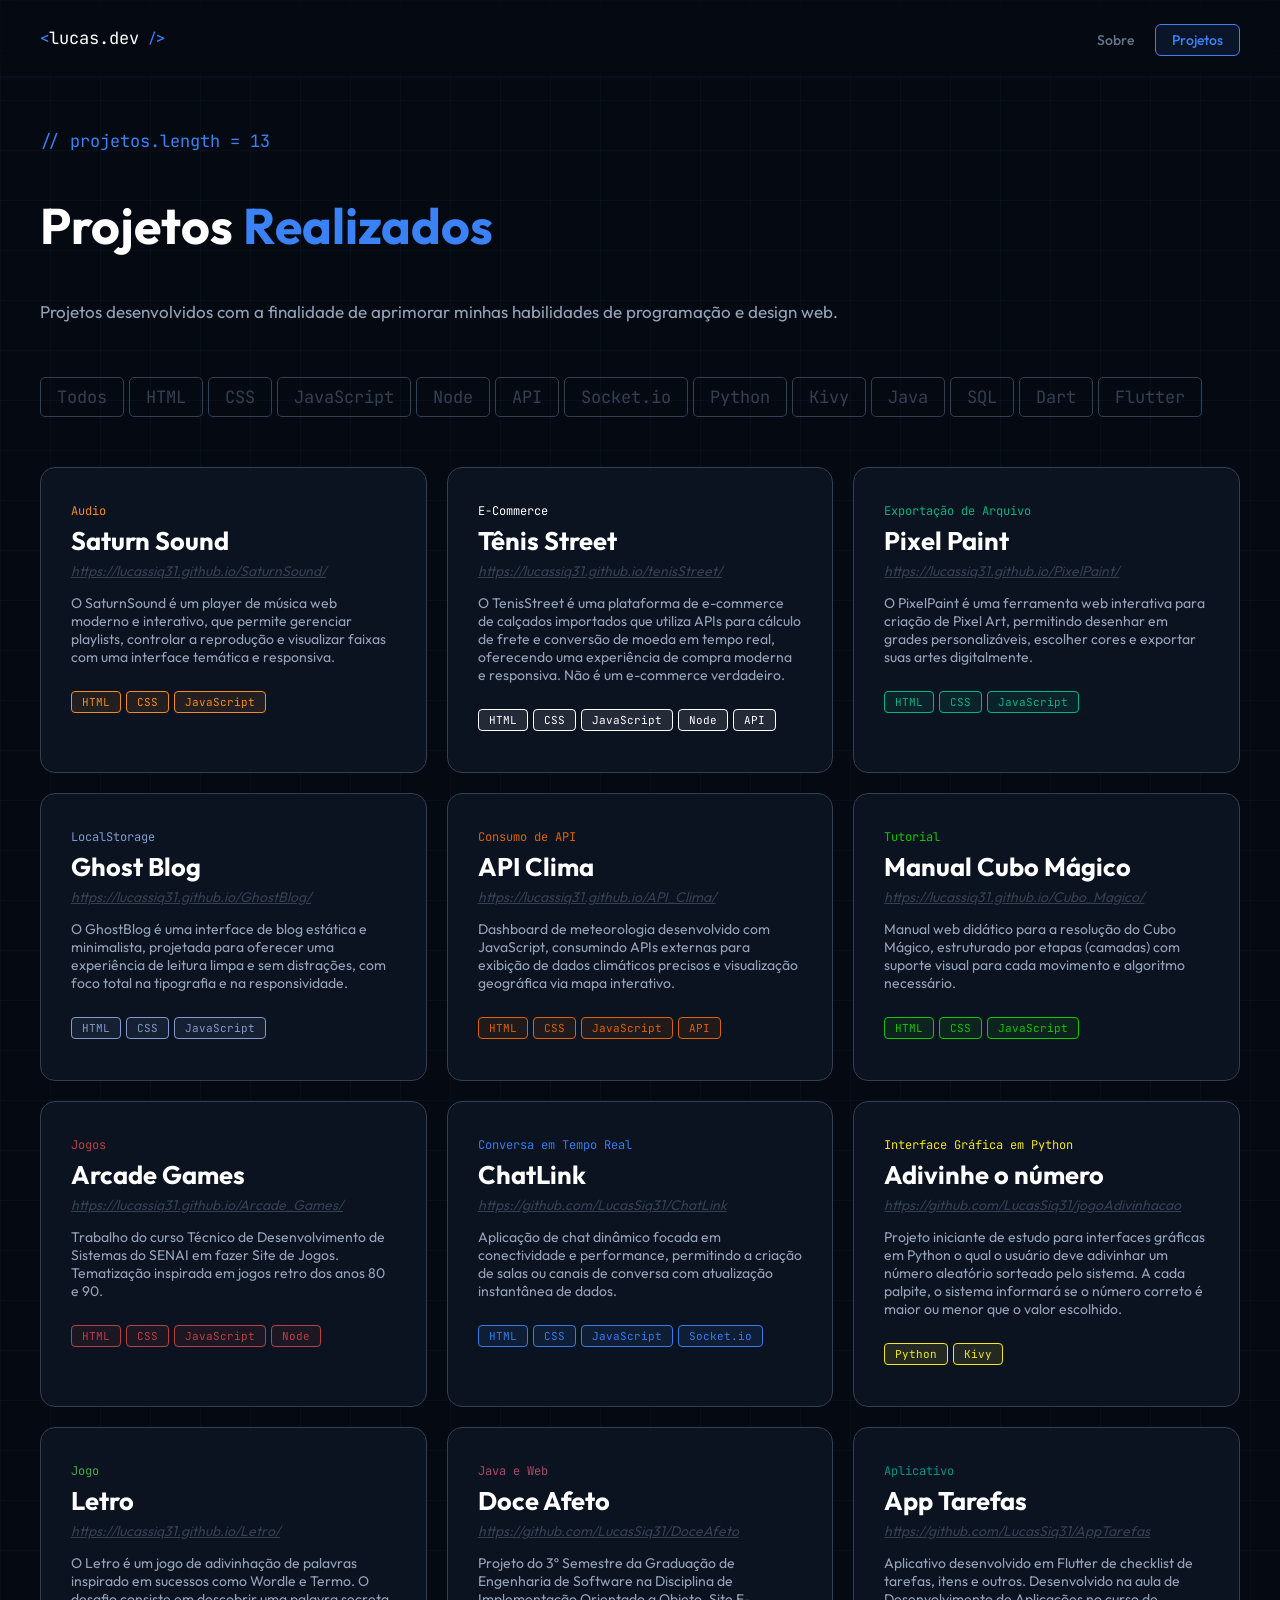
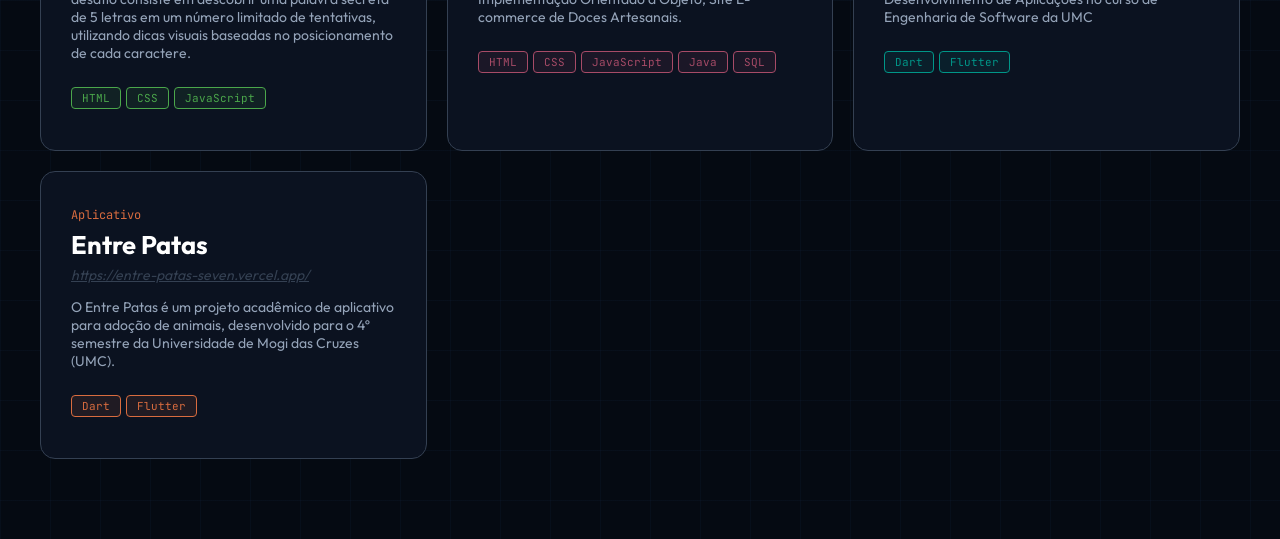
<file: projetos.html>
<!DOCTYPE html>
<html lang="pt-br">
<head>
    <meta charset="UTF-8">
    <meta name="viewport" content="width=device-width, initial-scale=1.0">
    <title>Projetos - Portifólio Lucas Siqueira</title>
    <link rel="stylesheet" href="style.css">
    <link rel="shortcut icon" href="coffee.png" type="image/x-icon">
</head>
<body>
    <header>
        <div class="container">
            <p><<span>lucas.dev </span> /></p>
            <div>
                <a href="index.html">Sobre</a>
                <a class="active" href="projetos.html">Projetos</a>
            </div>
        </div>
    </header>

    <main>
        <div class="container">

            <!-- Começo -->
            <section class="head">
                <span id="numProjects" class="fade-up fade-up-1">// projetos.length = ?</span>
                <h1 class="fade-up fade-up-2">Projetos <span>Realizados</span></h1>
                <p class="desc fade-up fade-up-3">Projetos desenvolvidos com a finalidade de aprimorar minhas habilidades de programação e design web.</p>
            </section>

            <!-- Tags -->
            <section id="tags" class="fade-up fade-up-4"></section>

            <!-- Projetos -->
            <section id="projects" class="fade-up fade-up-5"></section>
        </div>
    </main>

    <script src="projetos.js"></script>
    <script src="script.js"></script>
</body>
</html>
</file>
<file: style.css>
@import url('https://fonts.googleapis.com/css2?family=JetBrains+Mono:ital,wght@0,100..800;1,100..800&family=Outfit:wght@100..900&display=swap');

html{
    scroll-behavior: smooth;
}

body{
    background-color: #050a12;
    background-image: 
        linear-gradient(rgba(59, 130, 246, 0.04) 1px, transparent 1px),
        linear-gradient(90deg, rgba(59, 130, 246, 0.04) 1px, transparent 1px);
    background-size: 50px 50px;

    font-family: Outfit;
    margin: 0px;
    font-size: 17px;
}

::-webkit-scrollbar {
  width: 4px;
}
::-webkit-scrollbar-track {
  background: transparent;
}
::-webkit-scrollbar-thumb {
  background: rgba(59, 130, 246, 0.3);
  border-radius: 2px;
}
::-webkit-scrollbar-thumb:hover {
  background: rgba(59, 130, 246, 0.5);
}
.container{
    max-width: 1200px;
    margin: 0 auto;
    color: white;
    padding: 0 20px;
}

header{
    position: fixed;
    top: 0;
    width: 100%;
    backdrop-filter: blur(10px); /* Intensidade do desfoque */
    -webkit-backdrop-filter: blur(10px);
    border-bottom: 2px solid rgba(59, 130, 246, 0.05);
    padding: 10px 0;
    z-index: 100;
}
header p{
    color: #3b82f6;
}
header span{
    font-family: "JetBrains Mono", monospace;
    color: white;
}

header a{
    padding: 6px 16px;
    border-radius: 6px;
    background-color: transparent;
    color: #64748b;
    border: 1px solid transparent;
    text-decoration: none;
    font-weight: 500;
    font-size: 14px;
    transition: 0.3s;
}

header .active{
    border-color: #3b82f6;
    background-color: rgba(59, 130, 246, 0.1);
    color: #3b82f6;
}

header a:hover{
    color: #3b82f6;
}

header .container{
    display: flex;
    justify-content: space-between;
    align-items: center;
}

main{
    margin-top: 80px;
    margin-bottom: 80px;
}

section{
    margin: 50px 0px;
}

main span{
    color: #3b82f6;
    font-family: "JetBrains Mono", monospace;
}

.aboutMe{
    margin-top: 130px;
    display: grid;
    grid-template-columns: 1fr 320px;
    gap: 20px;
}

.head{
    margin-top: 130px;
}

h1{
    font-size: 50px;
    overflow-wrap: break-word;
}
h1 span{
    font-family: Outfit;
}

.aboutMe p{
    line-height: 1.7;
    color: #94a3b8;
    margin-bottom: 30px;
    align-items: center
}

.index a{
    padding: 6px 16px;
    border-radius: 6px;
    border: 1px solid #3b82f6;
    background-color: rgba(59, 130, 246, 0.1);
    color: #3b82f6;
    text-decoration: none;
    font-weight: 500;
    font-size: 14px;
    transition: 0.3s;
    white-space: nowrap;
    display: block;
    width: fit-content;
}

.btn-link{
    display: flex;
    flex-wrap: wrap;
    gap: 5px;
}

.aboutMe a:first-child{
    color: white;
    background: linear-gradient(45deg,rgba(59, 130, 246, 1) 0%, rgba(96, 154, 247, 1) 100%);
}

.index a:hover{
    box-shadow: 0px 0px 6px 3px rgba(59, 130, 246, 0.5);
    -webkit-box-shadow: 0px 0px 6px 3px rgba(59, 130, 246, 0.5);
}

.imgBox{
    border-radius: 50%;
    padding: 10px;
    border: 1px solid rgba(59, 130, 246, 0.4);
    aspect-ratio: 1/1;
    animation: border-pulse infinite 5s;
}
.imgBox img{
    width: 100%;
    border-radius: 50%;
    aspect-ratio: 1/1;
    display: block
}

@keyframes border-pulse {
    0%, 100% { box-shadow: 0 0 0 0 rgba(59, 130, 246, 0.4); }
    50% { box-shadow: 0 0 0 8px rgba(59, 130, 246, 0); }
}

.box-card{
    padding: 40px;
    background: linear-gradient(135deg, rgba(59, 130, 246, 0.1), rgba(59, 130, 246, 0.04));
    border: 1px solid #3b82f6;
    border-radius: 20px;
}

ul, .desc{
    line-height: 1.7;
    color: #94a3b8;
}

.experience{
    display: grid;
    grid-template-columns: 1fr 1fr;
    gap: 40px;
}

.experience span{
    margin-bottom: 30px;
    display: block;
}

.tools{
    display: grid;
    grid-template-columns: repeat(auto-fill, minmax(80px, 1fr));
    gap: 10px;
}

.tools div{
    padding: 15px;
    border: 1px solid rgba(59, 130, 246, 0.4);
    border-radius: 10px;
}

.stepper{
    padding: 0;
}

ol li {
    position: relative;
    display: flex;
    gap: 1rem;
    padding-bottom: 1rem;
}

ol li:not(:last-child):after {
    content: "";
    position: absolute;
    left: 0;
    top: 0;
    bottom: 0;
    transform: translateX(9.5px);
    width: 1px;
    background-color: rgba(59, 130, 246, 0.4);
}

ol li:before {
    --size: 20px;
    content: "";
    position: relative;
    z-index: 1;
    flex: 0 0 var(--size);
    height: var(--size);
    border-radius: 50%;
    background-color: #050a12;
    border: 5px solid #3b82f6;
    box-sizing: border-box;
    box-shadow: 0px 0px 6px 3px rgba(59, 130, 246, 0.5);
    -webkit-box-shadow: 0px 0px 6px 3px rgba(59, 130, 246, 0.5);
}

ol li p{
    color: #94a3b8;
}

#contact svg{
    width: 20px;
    height: 20px;
}

#contact svg path{
    stroke: #3b82f6;
}

#contact a span{
    color: #94a3b8;
    white-space: nowrap;

}

#contact a{
    display: flex;
    width: min-content;
    align-items: center;
    gap: 5px;
    background-color: rgba(255, 255, 255, 0.04);
    border-color: #64748b;
}

.contact-cards{
    display: flex;
    gap: 5px;
    flex-wrap: wrap;
}

#contact p{
    color: #94a3b8;
}

/* Card Projeto */
.card-project{
    background: #0b1220;
    border-radius: 15px;
    box-sizing: border-box;
    transition: 0.3s;
    overflow: hidden;
    border: 1px solid #344052;
    display: block;
    text-decoration: none;
    color: white;
}

.card-project:hover{
    background: #101829;
    border-color: #4568a1;
    box-shadow: rgba(59, 130, 246, 0.12) 0px 12px 40px;
    -webkit-box-shadow: rgba(59, 130, 246, 0.12) 0px 12px 40px;
}

.project-info{
    padding: 25px 30px 30px 30px;
}

.card-project .line{
    opacity: 0;
    width: 100%;
    height: 5px;
    transition: 0.3s;
    background: linear-gradient(90deg, #3b82f6, rgba(59, 130, 246, 0.04));
}

.card-project:hover .line{
    opacity: 1;
}
.card-project span{
    font-size: 12px;
}

.card-project h2{
    margin: 5px 0;
}

.card-project p{
    color: #94a3b8;
    font-size: 14px;
}

.tags{
    display: flex;
    flex-wrap: wrap;
    gap: 5px;
}

.tags p{
    font-family: "JetBrains Mono", monospace;
    color: #3b82f6;
    border: 1px solid #3b82f6;
    font-size: 11px;
    padding: 3px 10px;
    border-radius: 4px;
}

.link{
    font-size: 14px;
    text-decoration: underline;
    font-style: italic;
    margin-top: 0px;
    color: #344052 !important;
}

#projects{
    display: grid;
    grid-template-columns: repeat(auto-fill, minmax(380px, 1fr));
    gap: 20px;
}

#tags{
    display: flex;
    flex-wrap: wrap;
    gap: 5px;
}

#tags input{
    display: none;
}

#tags label{
    margin: 0;
    color: #344052;
    font-family: "JetBrains Mono", monospace;
    padding: 8px 16px;
    border: 1px solid #344052;
    border-radius: 5px;
    transition: 0.3s;
    white-space: nowrap;
    display: block;
    width: fit-content;
}

#tags input:checked + label {
  color: #3b82f6;
  border-color: #3b82f6;
  background-color: rgba(59, 130, 246, 0.1);
}

/* Animação */
@keyframes fadeUp {
    from {
        opacity: 0;
        transform: translateY(24px);
    }
    to {
        opacity: 1;
        transform: translateY(0);
    }
}

.fade-up {
  animation: fadeUp 0.6s cubic-bezier(0.16, 1, 0.3, 1) both;
}

.fade-up-1 { animation-delay: 0.05s; }
.fade-up-2 { animation-delay: 0.12s; }
.fade-up-3 { animation-delay: 0.19s; }
.fade-up-4 { animation-delay: 0.26s; }
.fade-up-5 { animation-delay: 0.33s; }
.fade-up-6 { animation-delay: 0.4s; }

/* Responsividade */
@media (max-width: 700px){
    .aboutMe{
        display: flex;
        flex-direction: column-reverse;
    }

    .imgBox{
        max-width: 300px;
        margin: 0 auto;
    }
    .box-card{
        padding: 20px;
    }
    .experience{
        grid-template-columns: 1fr;
    }
}

@media (max-width: 500px){
    .contact-cards span{
        display: none;
    }

    .contact-cards svg{
        width: 40px;
        height: 40px;
    }

    #projects{
        grid-template-columns: 1fr;
    }
}
</file>
